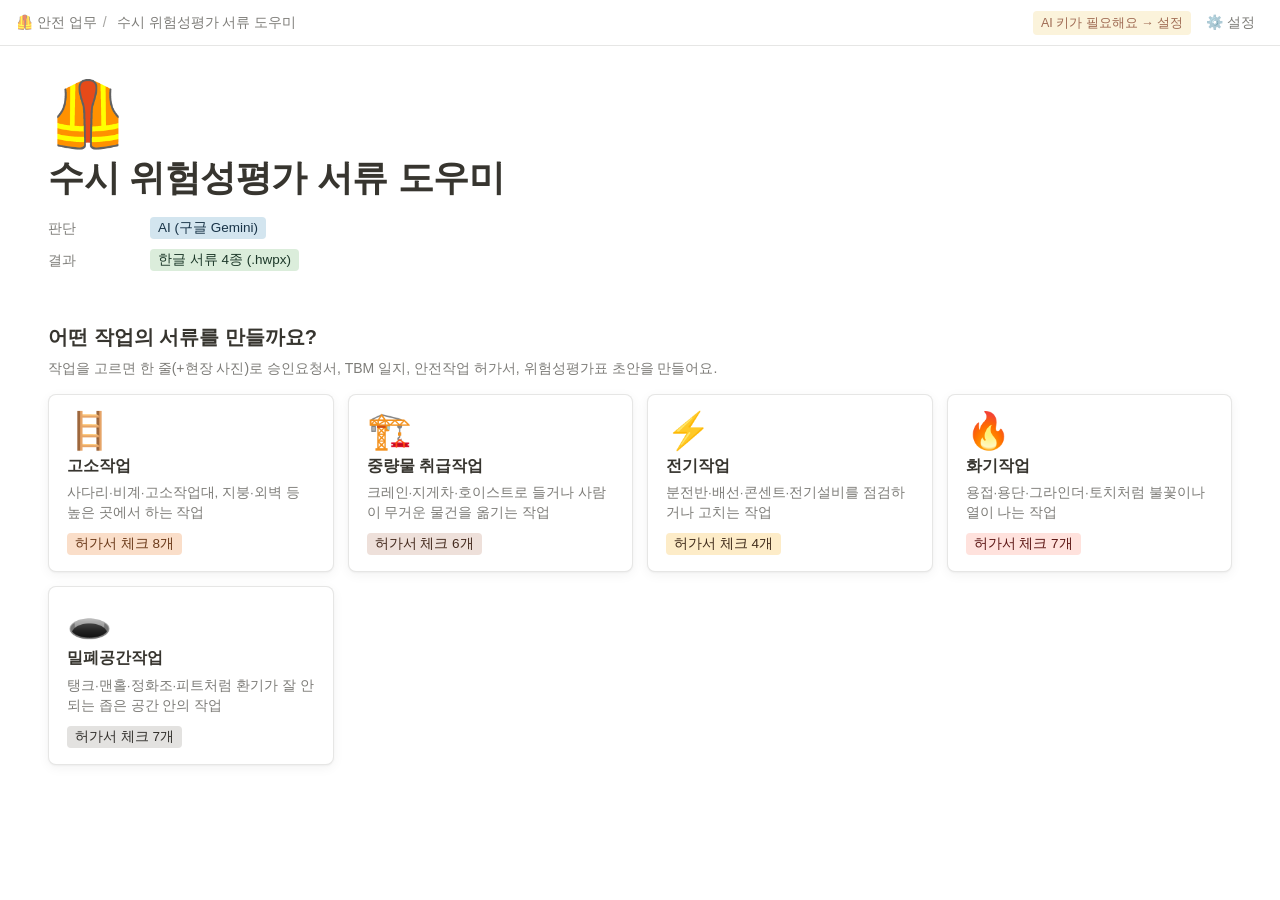
<file: index.html>
<!doctype html>
<html lang="ko">
<head>
<meta charset="utf-8">
<meta name="viewport" content="width=device-width, initial-scale=1">
<title>수시 위험성평가 서류 도우미</title>
<meta http-equiv="refresh" content="0; url=도구.html">
<script>location.replace("도구.html" + location.hash);</script>
</head>
<body style="font-family:'Malgun Gothic',sans-serif;padding:24px">
<p>도구로 이동하고 있어요. 자동으로 넘어가지 않으면 <a href="도구.html">여기를 누르세요</a>.</p>
</body>
</html>
</file>
